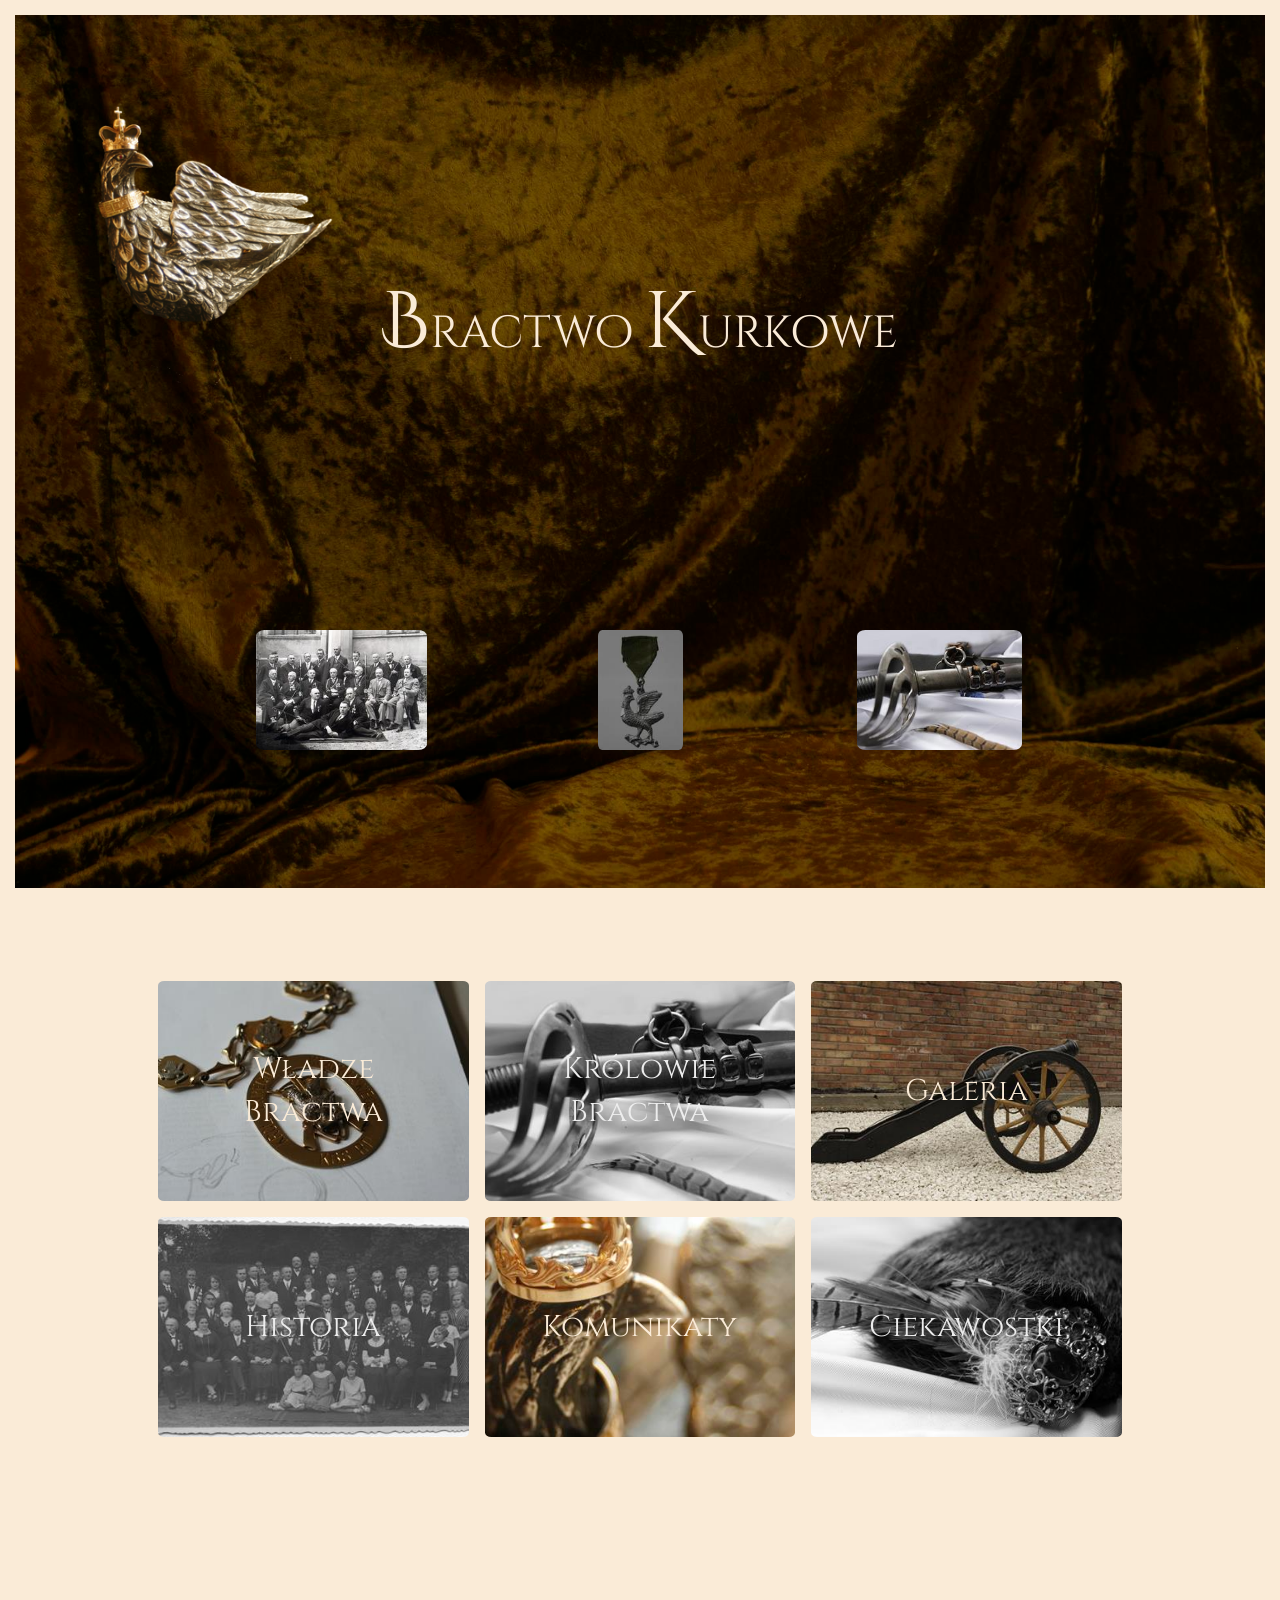
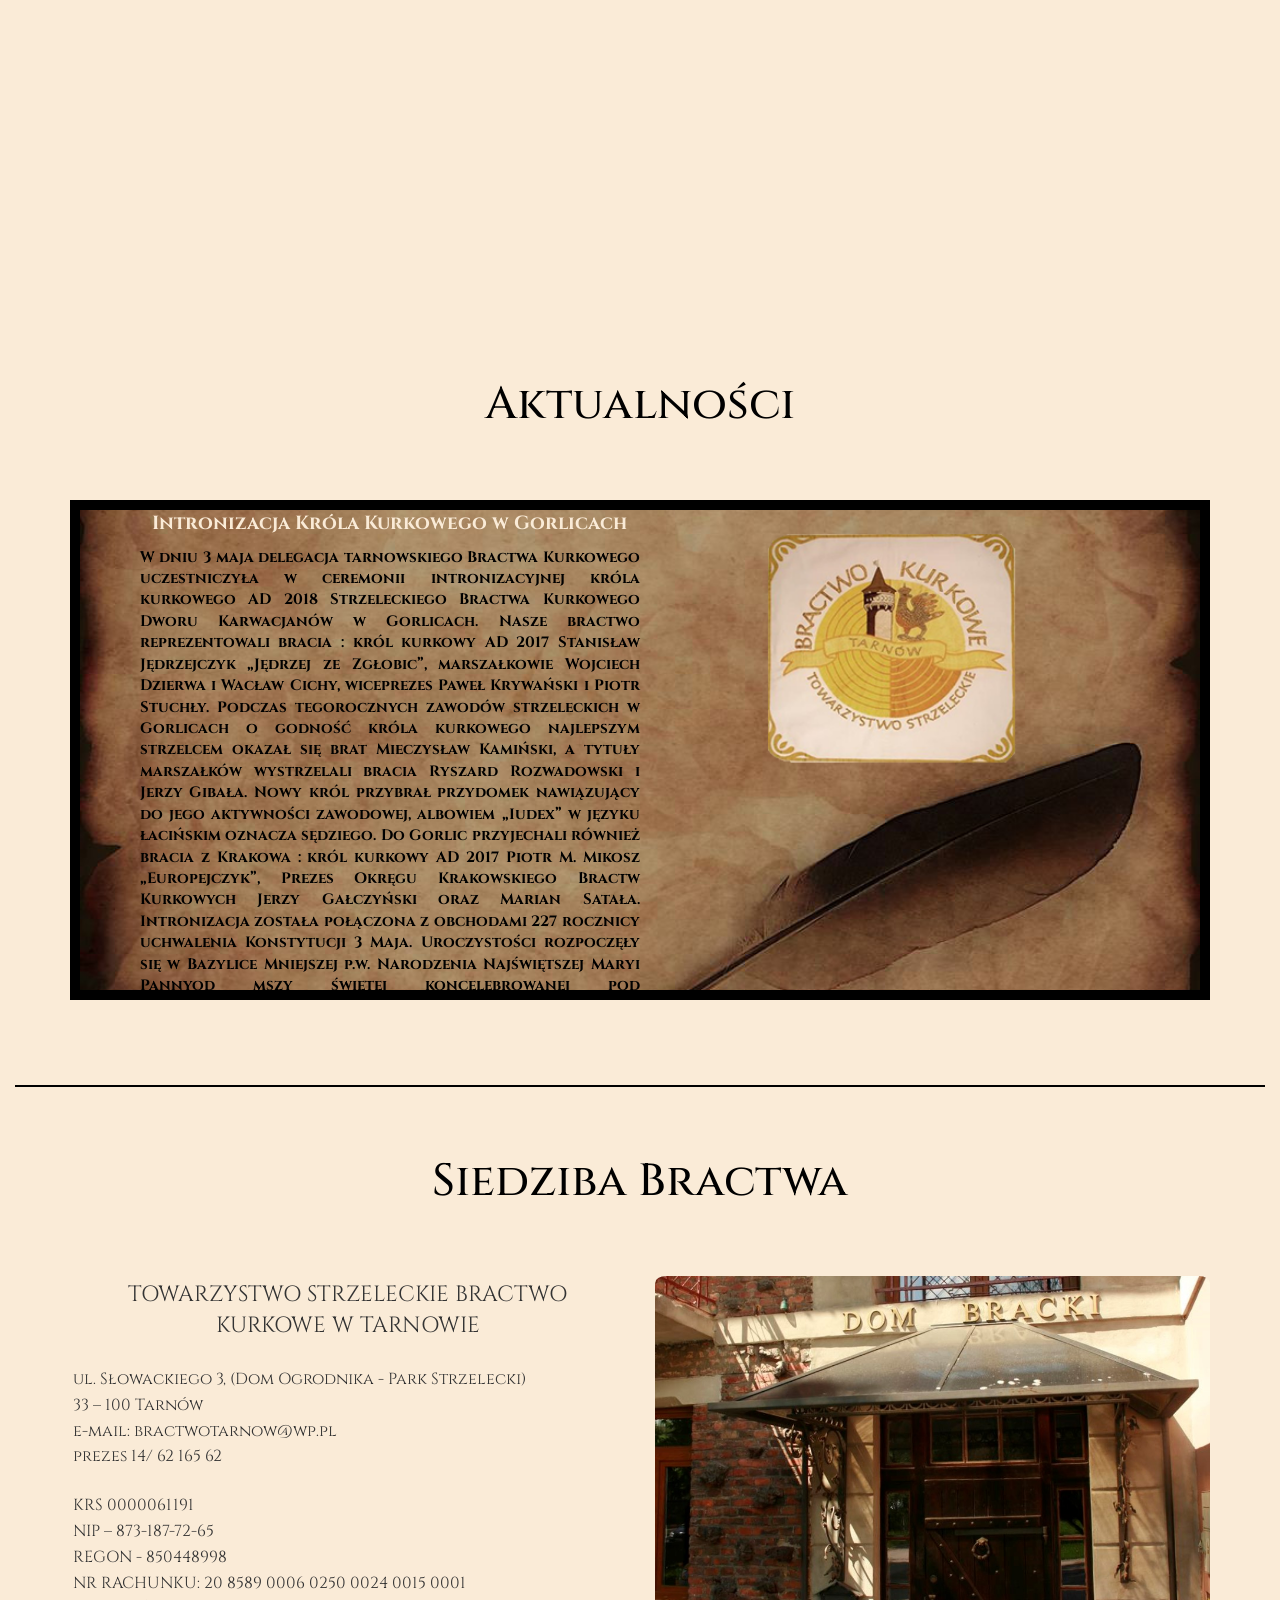
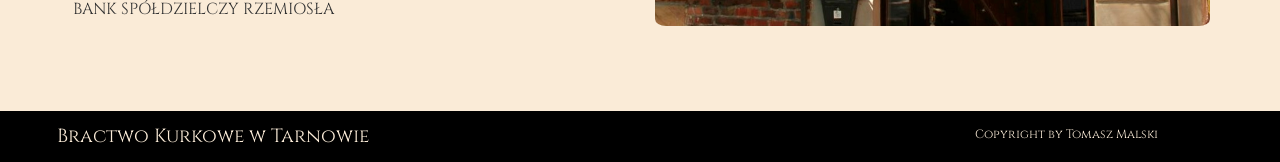
<file: index.html>
<!DOCTYPE html>
<html lang="en">

<head>
    <meta charset="UTF-8">
    <meta name="viewport" content="width=device-width, initial-scale=1.0">
    <title>Bractwo Kurkowe w Tarnowie</title>

    <!-- Bootstrap Stylesheet -->
    <link rel="stylesheet" href="css/bootstrap.min.css">

    <!-- Font Awesome Stylesheet -->
    <link href="https://fonts.googleapis.com/css?family=Ceviche+One|Marcellus+SC" rel="stylesheet">

    <!-- Google Fonts -->
    <link href="https://fonts.googleapis.com/css?family=Amita|Cinzel|Cinzel+Decorative|Cormorant+SC|Josefin+Sans|Libre+Baskerville|Mina|Philosopher|Raleway|Spectral+SC" rel="stylesheet">

    <link href="https://fonts.googleapis.com/css?family=Amita|Berkshire+Swash|Cinzel|Cinzel+Decorative|Comfortaa|Cookie|EB+Garamond|Great+Vibes|Mate+SC|Mirza|Philosopher|Spectral+SC" rel="stylesheet">
    <link href="https://fonts.googleapis.com/css?family=Cinzel+Decorative:400,700,900" rel="stylesheet">

    <link href="https://fonts.googleapis.com/css?family=Ceviche+One" rel="stylesheet">
    <link href="https://fonts.googleapis.com/css?family=Belleza" rel="stylesheet">
    <link href="https://fonts.googleapis.com/css?family=Cinzel+Decorative" rel="stylesheet">

    <link rel="stylesheet" type="text/css" href="slick/slick.css" />
    <!-- Main Stylesheet -->
    <link rel="stylesheet" href="css/style.css">


    <link rel="stylesheet" href="css/responsive.css">
</head>

<body>
    <!-- Main Header -->
    <div class="header-wrapper">
        <header id="main-header" class="header-menu-container">
            <!-- Main Mavigaion Menu End -->
            <!--  <p class="header"><span class="first-letter">B</span>ractwo <span class="first-letter">K</span>urkowe<br>w <span class="first-letter">T</span>arnowie</p>-->
            <div class="logo">
                <img src="./img/logo/logo-kur_przyciety.png" alt="">
            </div>
            <h1 class="header"><span class="first-letter">B</span>ractwo <span class="first-letter">K</span>urkowe<br>w <span class="first-letter">T</span>arnowie</h1>
            <div class="slider-images">
                <div><img src="img/slider/1.jpg" alt=""></div>
                <div><img src="img/slider/1_1.jpg" alt=""></div>
                <div><img src="img/slider/2.jpg" alt=""></div>
                <div><img src="img/slider/3.jpg" alt=""></div>
                <div><img src="img/slider/4.jpg" alt=""></div>
                <div><img src="img/slider/5.jpg" alt=""></div>
                <div><img src="img/slider/6.jpg" alt=""></div>
                <div><img src="img/slider/7.jpg" alt=""></div>
                <div><img src="img/slider/8.jpg" alt=""></div>
                <div><img src="img/slider/9.jpg" alt=""></div>
                <div><img src="img/slider/10.jpg" alt=""></div>
                <div><img src="img/slider/11.jpg" alt=""></div>
            </div>
        </header>
    </div>

    <section class="categories">
        <div class="container-fluid">
            <div class="row categories-row-padding">
                <div class="col-md-4 padding">
                    <div class="category-wrapper">
                        <div class="category-container one color">
                            <p class="category-text">Władze Bractwa</p>
                        </div>
                    </div>
                </div>
                <div class="col-md-4 padding">
                    <div class="category-wrapper">
                        <div class="category-container two grey">
                            <p class="category-text">Królowie Bractwa</p>
                        </div>
                    </div>
                </div>
                <div class="col-md-4 padding">
                    <div class="category-wrapper">
                        <div class="category-container three color">
                            <p class="category-text">Galeria</p>
                        </div>

                    </div>
                </div>
                <div class="col-md-4 padding">
                    <div class="category-wrapper">
                        <div class="category-container four grey">
                            <p class="category-text">Historia</p>
                        </div>

                    </div>
                </div>
                <div class="col-md-4 padding">
                    <div class="category-wrapper">
                        <div class="category-container five color">
                            <p class="category-text">Komunikaty</p>
                        </div>

                    </div>
                </div>
                <div class="col-md-4 padding">
                    <div class="wrapper">
                        <div class="category-container six grey">
                            <p class="category-text">Ciekawostki</p>
                        </div>

                    </div>
                </div>
            </div>
        </div>
    </section>
    <section class="photo">
        <div class="container-fluid">
            <div class="row">
                <div class="col-md-12">
                    <div class="photo-sword">
                    </div>
                </div>
            </div>
        </div>
    </section>
    <section class="news">
        <div class="container">
            <div class="row">
                <div class="col-md-12">
                    <h2 class="news-header">Aktualności</h2>
                </div>
                <div class="col-md-12">
                    <div class="news-background">
                        <div class="col-md-12  news-scroll news-padding">
                            <div class="col-md-6">
                                <p class="news-topic">Intronizacja Króla Kurkowego w Gorlicach</p>
                                <p class="news-content">W dniu 3 maja delegacja tarnowskiego Bractwa Kurkowego uczestniczyła w ceremonii intronizacyjnej króla kurkowego AD 2018 Strzeleckiego Bractwa Kurkowego Dworu Karwacjanów w Gorlicach. Nasze bractwo reprezentowali bracia : król kurkowy AD 2017 Stanisław Jędrzejczyk „Jędrzej ze Zgłobic”, marszałkowie Wojciech Dzierwa i Wacław Cichy, wiceprezes Paweł Krywański i Piotr Stuchły. Podczas tegorocznych zawodów strzeleckich w Gorlicach o godność króla kurkowego najlepszym strzelcem okazał się brat Mieczysław Kamiński, a tytuły marszałków wystrzelali bracia Ryszard Rozwadowski i Jerzy Gibała. Nowy król przybrał przydomek nawiązujący do jego aktywności zawodowej, albowiem „Iudex” w języku łacińskim oznacza sędziego. Do Gorlic przyjechali również bracia z Krakowa : król kurkowy AD 2017 Piotr M. Mikosz „Europejczyk”, Prezes Okręgu Krakowskiego Bractw Kurkowych Jerzy Gałczyński oraz Marian Satała. Intronizacja została połączona z obchodami 227 rocznicy uchwalenia Konstytucji 3 Maja. Uroczystości rozpoczęły się w Bazylice Mniejszej p.w. Narodzenia Najświętszej Maryi Pannyod mszy świętej koncelebrowanej pod przewodnictwem kapelana gorlickiego Bractwa Kurkowego ks. Stanisława Koguta. Następnie na Rynku w Gorlicach, przy pięknej słoneczniej aurze, w obecności tłumnie zgromadzonych Gorliczan, odbyła się intronizacja, połączona z przyjęciem przechodnich insygniów władzy królewskiej przez nowego króla, oraz lasek marszałkowskich przez jego marszałków. Kolejno zgromadzeni przemaszerowali pod tablicę pamiątkową, poświęconą Aleksandrowi hr. Skrzyńskiemu, wmurowaną przy ulicy 3 Maja, na byłym budynku starostwa gorlickiego, w którym pracował u progu swojej wielkiej politycznej kariery, urodzony w pobliskich Zagórzanach, przyszły premier II RP. Po częściach artystycznej i oficjalnej złożono pod tablicą kwiaty i wieńce, po czym barwny korowód braci kurkowych, w asyście Orkiestry Dętej OSP z Dominikowic, przemaszerował malowniczymi uliczkami na miejsce biesiady królewskiej, do położonego w sąsiedztwie Parku Miejskiego oraz rzek Ropy i Sękówki hotelu Margot. W hotelu miała miejsce kontynuacja uroczystości intronizacyjnych. Nowy król kurkowy z marszałkami odebrał gratulacje oraz zwyczajowe upominki od zaproszonych gości. Abdykujący król otrzymał pamiątkowy łańcuch z miniaturą kura, symbol pełnienia godności króla kurkowego, a bracia założyciele zostali udekorowani medalami okolicznościowymi. Po zakończeniu części oficjalnej król i marszałkowie zaprosili na ucztę w iście królewskim stylu.</p>
                            </div>
                        </div>
                    </div>
                </div>
            </div>
        </div>
    </section>
    <div class="section-border">
        <div class="section-border-line"></div>
    </div>
    <section class="contact">
        <div class="container">
            <div class="row">
                <div class="col-md-12">
                    <h3>Siedziba Bractwa</h3>
                </div>
                <div class="col-md-6">
                    <div class="contact-details">
                        <p class="contact-name">TOWARZYSTWO STRZELECKIE BRACTWO KURKOWE W TARNOWIE</p><br>
                        <p>ul. Słowackiego 3, (Dom Ogrodnika - Park Strzelecki)</p>
                        <p>33 – 100 Tarnów </p>
                        <p>e-mail: bractwotarnow@wp.pl</p>
                        <p>prezes 14/ 62 165 62</p><br>
                        <p>KRS 0000061191</p>
                        <p>NIP – 873-187-72-65</p>
                        <p>REGON - 850448998</p>
                        <p>NR RACHUNKU: 20 8589 0006 0250 0024 0015 0001</p>
                        <p>BANK SPÓŁDZIELCZY RZEMIOSŁA</p>
                    </div>
                </div>
                <div class="col-md-6">
                    <div class="residence"></div>
                </div>
            </div>
        </div>
    </section>
    <footer class="content-footer">
        <div class="container-fluid">
            <div class="row footer-row-padding">
                <div class="col-md-4">
                    <p>Bractwo Kurkowe w Tarnowie</p>
                </div>
                <div class="col-md-4 col-md-offset-4">
                    <p class="copyright">Copyright by Tomasz Malski</p>
                </div>
            </div>
        </div>
    </footer>



    <!-- Main Header End -->

    <!-- jQuery Scripts -->
    <script src="js/jquery-3.2.1.min.js"></script>

    <script type="text/javascript" src="slick/slick.min.js"></script>

    <!-- Bootstrap Scripts -->
    <script src="js/bootstrap.min.js"></script>

    <!-- Main Scripts -->
    <script src="js/main.js"></script>
</body>

</html>
</file>
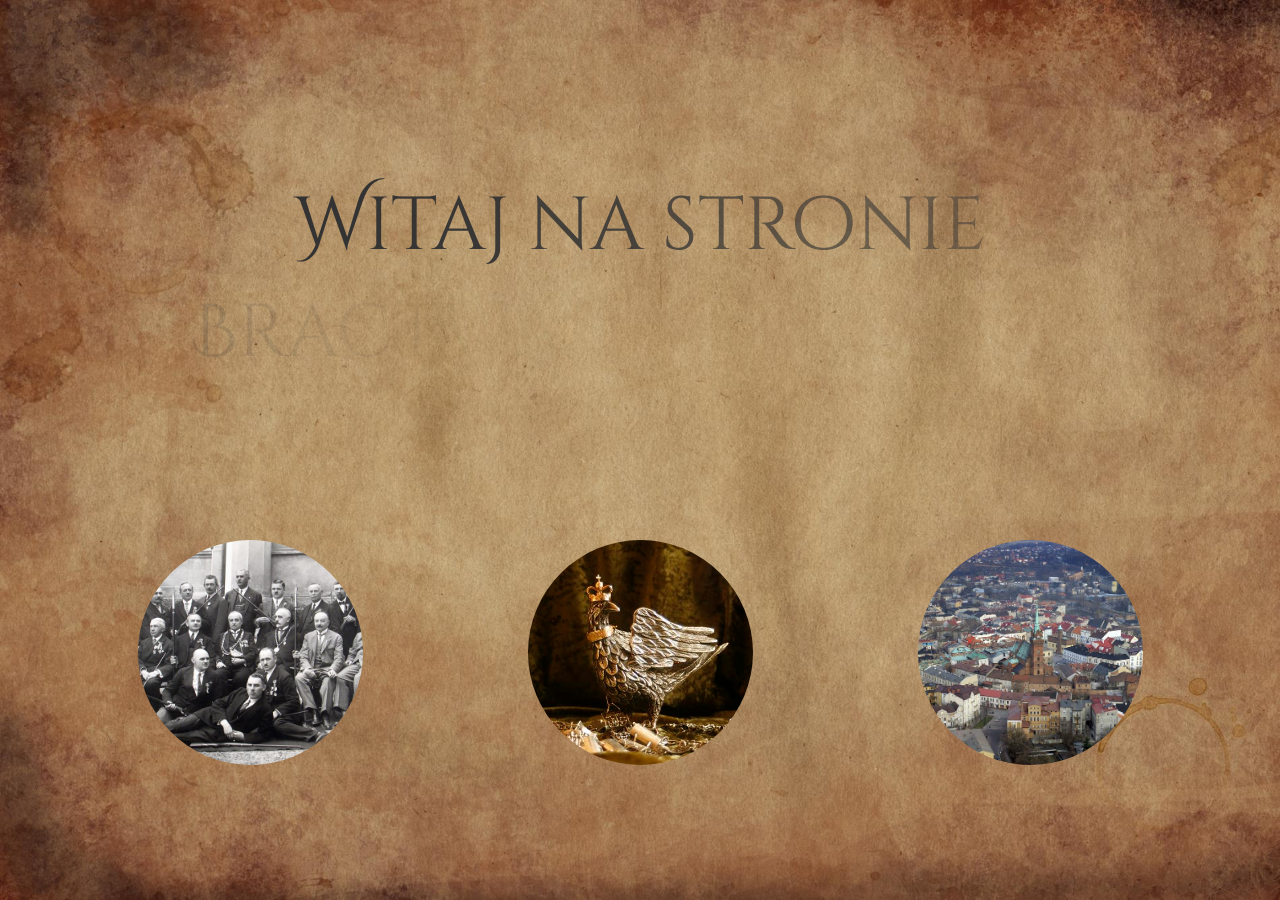
<file: welcome.html>
<!DOCTYPE html>
<html lang="en">

<head>
    <meta charset="UTF-8">
    <meta name="viewport" content="width=device-width, initial-scale=1.0">
    <title>Bractwo Kurkowe w Tarnowie</title>

    <!-- Bootstrap Stylesheet -->
    <link rel="stylesheet" href="css/bootstrap.min.css">

    <!-- Font Awesome Stylesheet -->
    <link href="https://fonts.googleapis.com/css?family=Ceviche+One|Marcellus+SC" rel="stylesheet">

    <!-- Google Fonts -->
    <link href="https://fonts.googleapis.com/css?family=Amita|Cinzel|Cinzel+Decorative|Cormorant+SC|Josefin+Sans|Libre+Baskerville|Mina|Philosopher|Raleway|Spectral+SC" rel="stylesheet">

    <link href="https://fonts.googleapis.com/css?family=Amita|Berkshire+Swash|Cinzel|Cinzel+Decorative|Comfortaa|Cookie|EB+Garamond|Great+Vibes|Mate+SC|Mirza|Philosopher|Spectral+SC" rel="stylesheet">

    <link href="https://fonts.googleapis.com/css?family=Ceviche+One" rel="stylesheet">
    <link href="https://fonts.googleapis.com/css?family=Belleza" rel="stylesheet">


    <!-- Main Stylesheet -->
    <link rel="stylesheet" href="css/style.css">

    <link rel="stylesheet" href="css/responsive.css">
</head>

<body>
    <!-- Main Header -->
    <section id="main-welcome" class="welcome-background">
            <div class="container">
                <div class="row welcome-row-position">
                    <div class="col-md-12 welcome-caption-container">
                        <p class="welcome-caption">Witaj na stronie <br> Bractwa Kurkowego<br>w Tarnowie <img class="crest-photo" src="./img/herb/herbTarnowa.png" alt=""></p>
                    </div>
                    <div class="col-md-4">
                        <div class="welcome-photo one">
                        </div>
                    </div>
                    <div class="col-md-4">
                        <div class="welcome-photo two"></div>
                    </div>
                    <div class="col-md-4 ">
                        <div class="welcome-photo three"></div>
                    </div>
                </div>
            </div>
    </section>
    <!-- Main Header End -->


    <!-- jQuery Scripts -->
    <script src="js/jquery-3.2.1.min.js"></script>

    <!-- Bootstrap Scripts -->
    <script src="js/bootstrap.min.js"></script>

    <!-- Main Scripts -->
    <script src="js/main.js"></script>
</body>

</html>
</file>
<file: css/style.css>
/*General Styles */

* {
    box-sizing: border-box;

}

html,
body {
    height: 100%;
    width: 100%;
    margin: 0;
    padding: 0;
    font-family: 'Cinzel', serif;
}

section {
    padding-top: 70px;
    padding-bottom: 85px;
}

h2, h3 {
    font-size: 50px;
    color: black;
    text-align: center;
    padding-bottom: 70px;
    margin: 0;
}

/*General Styles End */

/*Welcome Styles*/

.welcome-background {
    background-image: url(../img/welcome-background/pexels-photo235985.jpg);
    background-size: cover;
    background-repeat: no-repeat;
    height: 100%;
}

.welcome-caption {
    text-align: center;
    font-size: 75px;
    font-weight: 400;
    font-family: 'Marcellus SC', serif;
    font-family: 'Belleza', sans-serif;
    font-family: 'Cinzel', serif;
    font-family: 'Cinzel Decorative', cursive;
    /*font-family: 'Spectral SC', serif;*/
}

.welcome-caption-container {
    margin-bottom: 3%;
}

.crest-photo {
    height: 100px;
    width: 100px;
}

/*.welcome {
    margin-top: 4%;
    font-size: 37px;
    text-align: center;
    
    font-family: 'Berkshire Swash', cursive;
    font-family: 'EB Garamond', serif;
    font-family: 'Comfortaa', cursive;
    font-family: 'Cinzel', serif;
    font-family: 'Great Vibes', cursive;
    font-family: 'Amita', cursive;
    font-family: 'Cookie', cursive;
    font-family: 'Philosopher', sans-serif;
    font-family: 'Cinzel Decorative', cursive;
    font-family: 'Spectral SC', serif;
    font-family: 'Mirza', cursive;
    font-family: 'Mate SC', serif;
}*/

.welcome-photo {
    height: 225px;
    width: 225px;
    margin-right: auto;
    margin-left: auto;
    background-size: cover;
    background-repeat: no-repeat;
    background-position: center;
    border-radius: 50%;
}

.welcome-photo.one {
    background-image: url(../img/welcome-photo/1.jpg);
    animation: fadein 5s;
    -moz-animation: fadein 5s;
    /* Firefox */
    -webkit-animation: fadein 5s;
    /* Safari and Chrome */
    -o-animation: fadein 5s;
    /* Opera */
}

.welcome-photo.two {
    background-image: url(../img/welcome-photo/_MG_7559.jpg);
    animation: fadein 4s;
    -moz-animation: fadein 4s;
    /* Firefox */
    -webkit-animation: fadein 4s;
    /* Safari and Chrome */
    -o-animation: fadein 4s;
    /* Opera */
}

.welcome-photo.three {
    background-image: url(../img/welcome-photo/IMG_9232.jpg);

    animation: fadein 5s;
    -moz-animation: fadein 5s;
    /* Firefox */
    -webkit-animation: fadein 5s;
    /* Safari and Chrome */
    -o-animation: fadein 5s;
    /* Opera */
}

.welcome-row-position {
    padding-top: 9%;
}

@keyframes fadein {
    from {
        opacity: 0;
    }
    to {
        opacity: 1;
    }
}

@-moz-keyframes fadein {
    /* Firefox */
    from {
        opacity: 0;
    }
    to {
        opacity: 1;
    }
}

@-webkit-keyframes fadein {
    /* Safari and Chrome */
    from {
        opacity: 0;
    }
    to {
        opacity: 1;
    }
}

@-o-keyframes fadein {
    /* Opera */
    from {
        opacity: 0;
    }
    to {
        opacity: 1;
    }
}

/*Welcome Styles End*/

/* Main Menu Styles */

#main-nav {
    background-color: transparent;
    border: 0;
}


#main-nav a {
    color: antiquewhite;
    text-transform: uppercase;
    transition: all .3s;
    font-size: 24px;
    font-weight: 700;

}

.navbar-default {
    top: 10%;
}

#main-nav a:hover {
    color: black;
}


.nav.navbar-nav {
	display: flex;
	justify-content: center;
	flex-wrap: wrap;
}
/* Main Menu Styles End */

/*Header Styles*/

.header-wrapper {
   border: 15px solid antiquewhite;
}

.header-menu-container {
    background-image: url(../img/welcome-background/MG.jpg);
    background-size: cover;
    background-repeat: no-repeat;
    height: 97vh;
}


.logo {
    width: 100px;
    height: 800px;
    position: absolute;
    bottom: 40%;
    top: 1%;
}

.logo > img {
    height: 100%;
}

.header-menu-container > .header {
    position: absolute;
    top: 30%;
    left: 50%;
    transform: translateX(-50%);
    text-align: center;
    font-size: 70px;
    font-family: 'Marcellus SC', serif;
    font-family: 'Belleza', sans-serif;
    font-family: 'Cinzel', serif;
    font-family: 'Cinzel Decorative', cursive;
    color: antiquewhite;

}

.first-letter {
    color: antiquewhite;
    font-size: 100px;
}

.header-menu-container > .slider-images {
    position: absolute;
    width: 70%;
    top: 70%;
    left: 50%;
    transform: translateX(-50%)
}


.slider-images img {
    height: 200px; 
    margin: auto;
    border-radius: 5%;
}

/*Header Styles End*/

/*Section Categories Style*/

.categories {
    
    /* background-image: url(../img/welcome-background/pexels-photo235985.jpeg);
    background-size: cover;
    background-repeat: no-repeat;*/
    background-color: antiquewhite;
}

.categories-row-padding {
    padding: 0 150px 0 150px;
}

.padding {
    padding: 0;
}

.category-container {
    height: 320px;
    background-repeat: no-repeat;
    background-position: center;
    background-size: cover;
    margin: 8px;
    border-radius: 2%;
}

.category-container.color {
    filter: grayscale(0%);
    -webkit-filter: grayscale(0%);
    transition: all 0.5s ease;
}

.category-container.color:hover {
     filter: grayscale(100%);
    -webkit-filter: grayscale(100%);

}

.category-container.grey {
    filter: grayscale(100%);
    -webkit-filter: grayscale(100%);
    transition: all 0.5s ease;
}

.category-container.grey:hover {
   filter: grayscale(0%);
    -webkit-filter: grayscale(0%);
}

.category-container.one {
    background-image: url(../img/categories/wladze.jpg); 
}

.category-container.two {
    background-image: url(../img/categories/krolowie.jpg);
}

.category-container.three {
    background-image: url(../img/categories/galeria.jpg);
}

.category-container.four {
    background-image: url(../img/categories/historia.jpg);
}

.category-container.five {
    background-image: url(../img/categories/komunikaty.jpg);
}

.category-container.six {
    background-image: url(../img/categories/ciekawostki.jpg);
}


.category-text {
    display: block;
    position: absolute;
    top: 50%;
    left: 50%;
    transform: translate(-50%,-50%);
    font-size: 30px;
    color: antiquewhite;
    text-align: center;
}
/*Section Categories Style End*/
/*Section Photo Style*/
.photo {
    background-color: antiquewhite;
    padding: 0;
}

.photo-sword {
    background-image: url(../img/photo/miecz.jpg);
    background-position: center;
    background-size: cover;
    background-repeat: no-repeat;
    background-attachment: fixed;
    height: 600px;
}




/*Section Photo Style End*/
/*Section News Style*/
.news {
    background-color: antiquewhite;
}

.news-background{
    height: 600px;
    width: 100%;
    background-image:url(../img/news/vintage_2.png);
    background-size: cover;
    background-repeat: no-repeat;
    background-position: center;
    margin: auto;
    border: 10px solid black;
    position: relative;
}

.news-scroll {
    overflow-y: scroll;
    height: 100%;
}

.news-text {
    position: absolute;
    height: 100%;
}
.news-padding {
    padding-left: 4%;
}

.news-topic {
    font-size: 23px;
    font-weight: 700;
    color: antiquewhite;
    text-align: center;
}

.news-content {
    text-align: justify;
    font-size: 18px;
    font-weight: 700;
    color: black;
}

/*Section News Style End*/

/*Section contact*/
.section-border {
    height: 2px;
    background-color: antiquewhite;
}

.section-border-line {
    height: 2px;
    background-color: black;
    margin: 0 15px 0 15px;
}

.contact {
    background-color: antiquewhite;
}

.residence {
    background-image: url(../img/residence/siedziba_zmieniona.jpg);
    background-size: cover;
    background-repeat: no-repeat;
    background-position: 0% 85%;
    height: 500px;
    border-radius: 2%;
    
}
.contact-details .contact-name {
    font-size: 27px;
    text-align: center;
}

.contact-details p{
    font-size: 20px;
    text-align: left;
    margin: 5px;
}

/*Footer Styles*/
.content-footer {
    background-color: black;
    text-align: center;
}

.footer-row-padding {
  padding: 15px 0 15px 0;
}

.content-footer p {
    font-size: 21px;
    color: antiquewhite;
    margin: 0;
    
}

.content-footer .copyright {
    font-size: 15px;
    padding-top: 5px;
}

/*Footer Styles End*/
</file>
<file: css/responsive.css>
/* Large Devices, Wide Screens */

@media only screen and (max-width: 1600px) {

    #main-nav a {
        font-size: 21px;
    }

    .logo {
    height: 600px;
    position: absolute;
    bottom: 40%;
    top: 1%;
    }

    .header-menu-container > .header {
        font-size: 56px;
    }

    .first-letter {
        font-size: 90px;
    }

    .slider-images img {
        height: 150px;
    }

    .category-container {
        height: 260px;
    }

}

@media only screen and (max-width: 1366px) {

    h2,
    h3 {
        font-size: 45px;
    }

    #main-nav a {
        font-size: 17px;
    }

    .logo {
        height: 500px;
        left: 1%;
    }

    .header-menu-container > .header {
        font-size: 45px;
    }

    .first-letter {
        font-size: 80px;
    }

    .slider-images img {
        height: 120px;
    }

    .category-container {
        height: 220px;
    }

    .photo-sword {
        height: 380px;
    }

    .news-background {
        height: 500px;
    }

    .news-topic {
        font-size: 19px;
    }

    .news-content {
        font-size: 15px;
    }

    .residence {
        height: 350px;
        background-position: 0% 65%;
    }

    .contact-details .contact-name {
        font-size: 22px;

    }

    .contact-details p {
        font-size: 16px;
        margin: 3px;
    }
    
    
    .footer-row-padding {
        padding: 12px 0 12px 0;
    }
    
    .content-footer p {
        font-size: 19px;
        color: antiquewhite;
        margin: 0;
    }

    .content-footer .copyright {
        font-size: 12px;
        padding-top: 3px;
    }

}


@media only screen and (max-width: 1024px) {
    
    h2,
    h3 {
        font-size: 40px;
    }

    #main-nav a {
        font-size: 12px;
    }
    
    .navbar-default {
    top: 7%;
        }

    .logo {
        height: 450px;
    }

    .header-menu-container > .header {
        font-size: 40px;
    }

    .first-letter {
        font-size: 65px;
    }

    .slider-images img {
        height: 100px;
    }
    
    .categories-row-padding{
        padding: 0 60px 0 60px;
    }
    
    .category-container {
        height: 200px;
    }

    .photo-sword {
        height: 300px;
    }

    .news-background {
        height: 450px;
    }

    .news-topic {
        font-size: 17px;
    }

    .news-content {
        font-size: 14px;
    }

    .residence {
        height: 350px;
        background-position: 0% 65%;
    }

    .contact-details .contact-name {
        font-size: 22px;
    }

    .contact-details p {
        font-size: 16px;
        margin: 3px;
    }
    
    .footer-row-padding {
        padding: 12px 0 12px 0;
    }
    
    .content-footer p {
        font-size: 16px;
        color: antiquewhite;
        margin: 0;
    }

    .content-footer .copyright {
        font-size: 10px;
        padding-top: 3px;
    }
}



/* Medium Devices, Desktops */

@media only screen and (max-width: 992px) {}

/* Small Devices, Tablets */

@media (min-width: 768px) {
    .navbar-nav {
        float: none!important;
    }
}

@media only screen and (max-width: 768px) {}

/* Extra Small Devices, Phones */

@media only screen and (max-width: 480px) {}

/* Custom, iPhone Retina */

@media only screen and (max-width: 320px) {}
</file>
